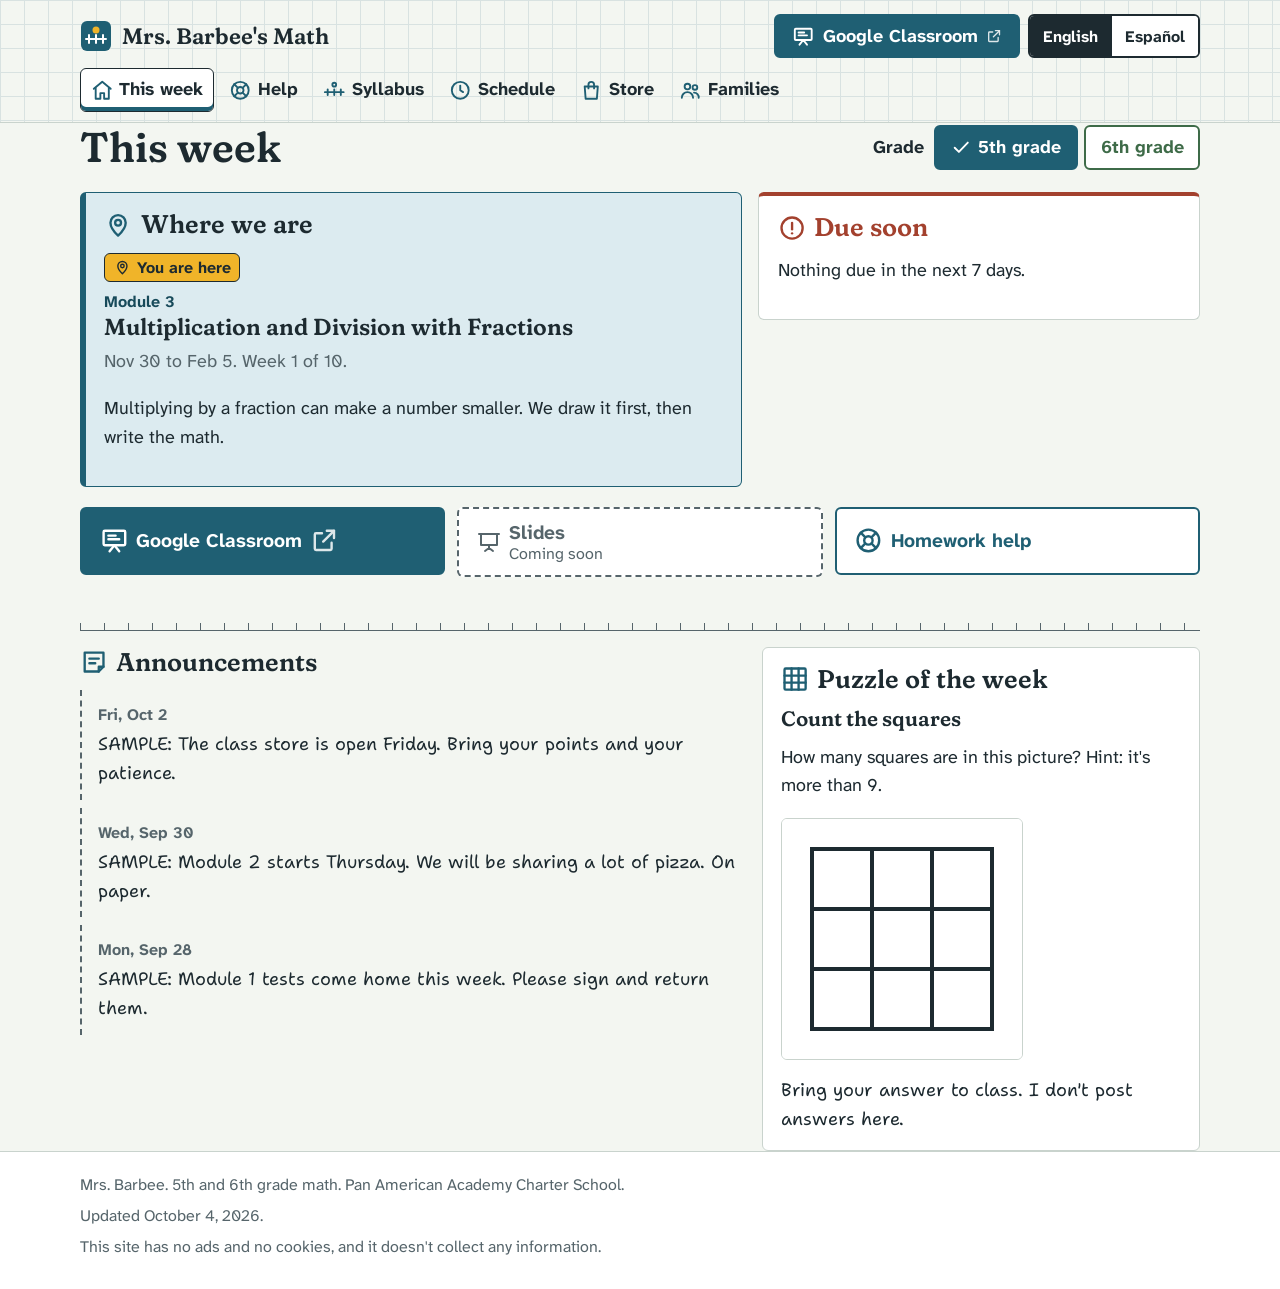
<file: index.html>
<!doctype html>
<html lang="en" data-fonts="A">
<head>
  <meta charset="utf-8">
  <meta name="viewport" content="width=device-width, initial-scale=1">
  <meta name="robots" content="noindex, nofollow">
  <title>Mrs. Barbee's Math</title>
  <meta name="description" content="Mrs. Barbee's 5th and 6th grade math classes at Pan American Academy Charter School. Matemáticas de 5.º y 6.º grado.">
  <meta name="theme-color" content="#1F5F73">
  <link rel="icon" href="favicon.svg" type="image/svg+xml">
  <link rel="preconnect" href="https://fonts.googleapis.com">
  <link rel="preconnect" href="https://fonts.gstatic.com" crossorigin>
  <link id="font-link" rel="stylesheet" href="https://fonts.googleapis.com/css2?family=Atkinson+Hyperlegible+Next:wght@400;700&family=Fraunces:opsz,wght,SOFT@9..144,500..700,0..100&family=Shantell+Sans:wght@400;600&display=swap">
  <link rel="stylesheet" href="styles.css">
  <script src="content.js" defer></script>
  <script src="app.js" defer></script>
</head>
<body data-grade="5">
  <a class="skip-link" href="#main" id="skip-link">Skip to main content</a>

  <header class="site-header">
    <div class="wrap header-top">
      <a class="site-name" href="#home" id="site-name">
        <svg class="site-mark" aria-hidden="true" focusable="false" viewBox="0 0 32 32"><rect x="1" y="1" width="30" height="30" rx="6" fill="#1F5F73"/><path d="M6 19h20M9 15v8M16 15v8M23 15v8" stroke="#fff" stroke-width="2" stroke-linecap="round"/><circle cx="16" cy="10" r="3.5" fill="#F0B429"/></svg>
        <span id="site-name-text">Mrs. Barbee's Math</span>
      </a>
      <div class="header-actions">
        <div id="classroom-slot"></div>
        <div class="lang-toggle" role="group" aria-label="Language" id="lang-group">
          <button type="button" data-lang="en" lang="en" aria-pressed="true">English</button>
          <button type="button" data-lang="es" lang="es" aria-pressed="false">Español</button>
        </div>
      </div>
    </div>
    <nav class="wrap site-nav" aria-label="Main" id="site-nav">
      <ul id="nav-list"></ul>
    </nav>
  </header>

  <main id="main" class="wrap" tabindex="-1">
    <noscript>
      <h1>Mrs. Barbee's Math</h1>
      <p>This site needs JavaScript. Please turn it on, or ask your teacher for a paper copy.</p>
      <p lang="es">Este sitio necesita JavaScript. Actívelo o pida una copia en papel.</p>
    </noscript>
  </main>

  <footer class="site-footer" id="site-footer"></footer>
</body>
</html>
</file>
<file: styles.css>
/*
  styles.css
  Colors: the "Wissahickon" palette.
  Fonts: three pairings. Pick one in content.js (site.fontPairing).
*/

/* ---------- Palette ---------- */
:root {
  --ink: #1D2A30;
  --mist: #F3F6F1;
  --white: #FFFFFF;
  --creek: #1F5F73;
  --creek-dark: #174A5A;
  --moss: #3E6B48;
  --moss-dark: #30543A;
  --schist: #56656B;
  --sun: #F0B429;
  --brick: #A3412E;
  --sky: #DCEBF0;
  --fern: #DCEADF;
  --rule: #C9D3CD;

  --grade: var(--creek);
  --grade-dark: var(--creek-dark);
  --grade-tint: var(--sky);

  --radius: 6px;
  --measure: 68ch;
  --gutter: 16px;
}
body[data-grade="6"] {
  --grade: var(--moss);
  --grade-dark: var(--moss-dark);
  --grade-tint: var(--fern);
}

/* ---------- Font pairings ---------- */
/* A: Fraunces (soft) + Atkinson Hyperlegible Next + Shantell Sans */
:root,
[data-fonts="A"] {
  --font-head: "Fraunces", Georgia, serif;
  --head-settings: "SOFT" 100, "WONK" 0;
  --font-body: "Atkinson Hyperlegible Next", "Atkinson Hyperlegible", Verdana, sans-serif;
  --font-note: "Shantell Sans", "Segoe Print", cursive;
}
/* B: Bricolage Grotesque + Lexend */
[data-fonts="B"] {
  --font-head: "Bricolage Grotesque", Georgia, sans-serif;
  --head-settings: normal;
  --font-body: "Lexend", Verdana, sans-serif;
}
/* C: Recursive (casual) + Atkinson Hyperlegible Next */
[data-fonts="C"] {
  --font-head: "Recursive", Georgia, sans-serif;
  --head-settings: "CASL" 1;
  --font-body: "Atkinson Hyperlegible Next", "Atkinson Hyperlegible", Verdana, sans-serif;
}

/* ---------- Base ---------- */
*, *::before, *::after { box-sizing: border-box; }
html { -webkit-text-size-adjust: 100%; text-size-adjust: 100%; }
body {
  margin: 0;
  background: var(--mist);
  color: var(--ink);
  font-family: var(--font-body);
  font-size: 1.125rem;
  line-height: 1.6;
  overflow-wrap: break-word;
}
h1, h2, h3, h4, h5 {
  font-family: var(--font-head);
  font-variation-settings: var(--head-settings);
  font-weight: 600;
  line-height: 1.2;
  margin: 1.6em 0 0.5em;
  max-width: var(--measure);
}
h1 { font-size: clamp(2rem, 1.6rem + 1.6vw, 2.6rem); margin: 0; }
h2 { font-size: 1.6rem; display: flex; align-items: center; gap: 0.5rem; }
h3 { font-size: 1.3rem; }
h4, h5 { font-size: 1.125rem; font-family: var(--font-body); font-weight: 700; }
h2 .icon { width: 1.1em; height: 1.1em; color: var(--grade); }
p, li, dd, dt { max-width: var(--measure); }
p { margin: 0 0 1em; }
a { color: var(--creek); text-decoration-thickness: 1px; text-underline-offset: 0.18em; }
a:hover { text-decoration-thickness: 2px; }
img { max-width: 100%; height: auto; }
.num, input, table { font-family: var(--font-body); font-variant-numeric: tabular-nums; }

:focus-visible { outline: 3px solid var(--ink); outline-offset: 2px; }
:focus:not(:focus-visible) { outline: none; }
[tabindex="-1"]:focus { outline: 3px solid var(--ink); outline-offset: 2px; }
#main:focus { outline: none; }

.sr-only {
  position: absolute !important; width: 1px; height: 1px; padding: 0; margin: -1px;
  overflow: hidden; clip: rect(0 0 0 0); white-space: nowrap; border: 0;
}
.wrap { width: 100%; max-width: 72rem; margin: 0 auto; padding: 0 var(--gutter); }
.icon { width: 1.25em; height: 1.25em; flex: none; vertical-align: -0.2em; }
.icon-ext { width: 0.9em; height: 0.9em; opacity: 0.85; }
.meta { color: var(--schist); }
.lead { font-size: 1.2rem; }
.nowrap { white-space: nowrap; }
.print-only { display: none; }
[hidden] { display: none !important; }

/* Skip link */
.skip-link {
  position: absolute; left: var(--gutter); top: -100px; z-index: 10;
  background: var(--ink); color: var(--white); padding: 0.6rem 1rem; border-radius: var(--radius);
  text-decoration: none; font-weight: 700;
}
.skip-link:focus { top: 0.5rem; }

/* ---------- Header (with faint graph paper) ---------- */
.site-header {
  background-color: var(--mist);
  background-image: url("data:image/svg+xml,%3Csvg xmlns='http://www.w3.org/2000/svg' width='24' height='24'%3E%3Cpath d='M24 .5H.5V24' fill='none' stroke='%231F5F73' stroke-opacity='.13'/%3E%3C/svg%3E");
  border-bottom: 1px solid var(--rule);
}
.header-top {
  display: flex; flex-wrap: wrap; align-items: center; justify-content: space-between;
  gap: 0.75rem 1rem; padding-top: 0.9rem; padding-bottom: 0.6rem;
}
.site-name {
  display: inline-flex; align-items: center; gap: 0.6rem; min-height: 44px;
  color: var(--ink); text-decoration: none;
  font-family: var(--font-head); font-variation-settings: var(--head-settings);
  font-size: 1.4rem; font-weight: 600; line-height: 1.15;
}
.site-mark { width: 2rem; height: 2rem; flex: none; }
.header-actions { display: flex; flex-wrap: wrap; align-items: center; gap: 0.5rem; }

.lang-toggle { display: inline-flex; border: 2px solid var(--ink); border-radius: var(--radius); overflow: hidden; background: var(--white); }
.lang-toggle button {
  font: inherit; font-size: 1rem; font-weight: 700; min-height: 40px; min-width: 44px;
  padding: 0.3rem 0.8rem; border: 0; background: var(--white); color: var(--ink); cursor: pointer;
}
.lang-toggle button + button { border-left: 2px solid var(--ink); }
.lang-toggle button[aria-pressed="true"] { background: var(--ink); color: var(--white); }
.lang-toggle button:focus-visible { outline-offset: -5px; outline-color: var(--sun); }

.site-nav { padding-bottom: 0.6rem; }
.site-nav ul {
  list-style: none; margin: 0; padding: 0;
  display: grid; grid-template-columns: repeat(3, minmax(0, 1fr)); gap: 0.25rem;
}
.site-nav a {
  display: flex; align-items: center; gap: 0.4rem; min-height: 44px; height: 100%;
  padding: 0.4rem 0.6rem; border: 1px solid transparent; border-radius: var(--radius);
  color: var(--ink); text-decoration: none; font-weight: 700; line-height: 1.2;
}
.site-nav a:hover { background: var(--white); border-color: var(--rule); }
.site-nav a[aria-current="page"] {
  background: var(--white); border-color: var(--ink);
  box-shadow: inset 0 -4px 0 var(--grade);
}
.site-nav .icon { color: var(--grade); }
@media (max-width: 51.99em) {
  .site-nav a { flex-direction: column; justify-content: center; gap: 0.15rem; padding: 0.35rem 0.25rem; text-align: center; font-size: 1rem; }
}
@media (min-width: 52em) {
  .site-nav ul { display: flex; flex-wrap: wrap; gap: 0.25rem; }
}

/* ---------- Buttons and links ---------- */
.btn {
  display: inline-flex; align-items: center; gap: 0.5rem;
  min-height: 44px; padding: 0.5rem 1rem;
  border: 2px solid var(--creek); border-radius: var(--radius);
  background: var(--white); color: var(--creek);
  font: inherit; font-weight: 700; line-height: 1.2; text-decoration: none; cursor: pointer;
  transition: background-color 120ms ease;
}
.btn:hover { background: var(--sky); }
.btn-primary { background: var(--creek); color: var(--white); }
.btn-primary:hover { background: var(--creek-dark); }
.soon { display: inline-flex; align-items: center; gap: 0.5rem; color: var(--schist); }
.soon-btn {
  min-height: 44px; padding: 0.45rem 1rem; border: 2px dashed var(--schist);
  border-radius: var(--radius); background: var(--white); font-weight: 700; line-height: 1.2;
}
.soon-label { display: block; font-weight: 400; font-size: 1rem; }
.soon > span:not(.soon-label) { display: flex; flex-direction: column; }
p.soon { display: flex; }

.link-row, .tool-list, .big-links { list-style: none; margin: 1rem 0; padding: 0; display: flex; flex-wrap: wrap; gap: 0.6rem; }
.link-row li, .tool-list li, .big-links li { max-width: none; }

/* Tags: always icon + word, never color alone */
.tag {
  display: inline-flex; align-items: center; gap: 0.35rem;
  padding: 0.1rem 0.55rem; border: 1px solid var(--ink); border-radius: var(--radius);
  font-size: 1rem; font-weight: 700; line-height: 1.5; vertical-align: middle;
}
.tag .icon { width: 1.05em; height: 1.05em; }
.tag-here { background: var(--sun); color: var(--ink); }
.tag-now { background: var(--white); color: var(--ink); }
p.tag { margin: 0 0 0.6rem; }

/* Tick-mark divider */
.ticks {
  height: 14px; margin: 2.5rem 0 1rem;
  background: url("data:image/svg+xml,%3Csvg xmlns='http://www.w3.org/2000/svg' width='24' height='14'%3E%3Cpath d='M0 13.5h24M.5 6v8' stroke='%2356656B' fill='none'/%3E%3C/svg%3E") repeat-x left bottom;
}

/* ---------- Page header + grade switch ---------- */
main { padding-top: 1.5rem; padding-bottom: 3rem; }
.page-head { display: flex; flex-wrap: wrap; align-items: center; justify-content: space-between; gap: 1rem; margin-bottom: 1.25rem; }
.grade-switch { display: inline-flex; align-items: center; flex-wrap: wrap; gap: 0.4rem; }
.gs-label, .pick-label { font-weight: 700; margin: 0 0.25rem 0 0; }
.grade-btn {
  display: inline-flex; align-items: center; gap: 0.35rem;
  min-height: 44px; padding: 0.4rem 0.9rem; border-radius: var(--radius);
  font: inherit; font-weight: 700; cursor: pointer; background: var(--white);
}
.grade-btn-5 { border: 2px solid var(--creek); color: var(--creek); }
.grade-btn-6 { border: 2px solid var(--moss); color: var(--moss); }
.grade-btn-5[aria-pressed="true"] { background: var(--creek); color: var(--white); }
.grade-btn-6[aria-pressed="true"] { background: var(--moss); color: var(--white); }
.grade-btn[aria-pressed="false"]:hover { background: var(--mist); }

/* ---------- Panels ---------- */
.panel { background: var(--white); border: 1px solid var(--rule); border-radius: var(--radius); padding: 1rem 1.15rem; }
.panel > h2:first-child, .panel > h3:first-child { margin-top: 0; }
.grade-panel { background: var(--grade-tint); border: 1px solid var(--grade); border-left-width: 6px; }

/* ---------- Home ---------- */
.home-top { display: grid; gap: 1rem; }
@media (min-width: 56em) { .home-top { grid-template-columns: 3fr 2fr; align-items: start; } }
.where-title { font-family: var(--font-head); font-variation-settings: var(--head-settings); font-size: 1.45rem; line-height: 1.25; font-weight: 600; margin-bottom: 0.4rem; }
.where-num { display: block; font-family: var(--font-body); font-size: 1rem; font-weight: 700; color: var(--grade-dark); }
h2 .where-num, h3 .where-num, h4 .where-num { margin-bottom: 0.15rem; }
h2:has(.where-num) { display: block; }

.due { border-top: 4px solid var(--brick); }
.due-h, .due-h .icon { color: var(--brick); }
.due-list { list-style: none; margin: 0; padding: 0; }
.due-list li { padding: 0.6rem 0; border-top: 1px solid var(--rule); }
.due-list li:first-child { border-top: 0; padding-top: 0; }
.due-list p { margin: 0; }
.due-when strong { color: var(--brick); }
.kind { display: inline-flex; align-items: center; gap: 0.3rem; font-weight: 700; margin-right: 0.25rem; }

.big-links { display: grid; grid-template-columns: 1fr; gap: 0.75rem; margin: 1.25rem 0 0; }
@media (min-width: 40em) { .big-links { grid-template-columns: repeat(3, 1fr); } }
.btn-big, .big-links .soon-btn { width: 100%; min-height: 4.25rem; font-size: 1.2rem; padding: 0.75rem 1.1rem; }
.btn-big .icon { width: 1.5em; height: 1.5em; }

.home-bottom { display: grid; gap: 1.5rem; }
@media (min-width: 56em) { .home-bottom { grid-template-columns: 3fr 2fr; align-items: start; } }
.home-bottom > section > h2:first-child { margin-top: 0; }
.notes { list-style: none; margin: 0; padding: 0; }
.notes li { padding: 0.75rem 0 0.75rem 1rem; border-left: 2px dashed var(--schist); margin-bottom: 0.5rem; }
.note-date { margin: 0 0 0.15rem; color: var(--schist); font-size: 1rem; font-weight: 700; }
.note { font-family: var(--font-note); margin: 0; }
.puzzle h3 { margin-top: 0.5rem; }
.puzzle-img { display: block; max-height: 280px; width: auto; margin: 0.5rem 0 1rem; border: 1px solid var(--rule); border-radius: var(--radius); background: var(--white); }

/* ---------- Homework help ---------- */
.tools h2 { margin-top: 0; }
.module-pick { margin: 1.5rem 0 0.5rem; }
.module-pick ul, .filter ul { list-style: none; margin: 0.4rem 0 0; padding: 0; display: flex; flex-wrap: wrap; gap: 0.4rem; }
.chip {
  display: inline-flex; align-items: center; gap: 0.35rem; min-height: 44px; padding: 0.35rem 0.85rem;
  border: 2px solid var(--grade); border-radius: var(--radius); background: var(--white); color: var(--grade-dark);
  font: inherit; font-weight: 700; cursor: pointer;
}
.chip[aria-pressed="true"] { background: var(--grade); color: var(--white); }
.chip[aria-pressed="false"]:hover { background: var(--grade-tint); }
.help-module > h2 { margin-top: 1.25rem; }
.topic { background: var(--white); border: 1px solid var(--rule); border-radius: var(--radius); padding: 1rem 1.15rem; margin: 1.25rem 0; }
.grade-edge { border-left: 6px solid var(--grade); }
.topic h3 { margin-top: 0; }
.topic-letter { display: block; font-family: var(--font-body); font-size: 1rem; font-weight: 700; color: var(--grade-dark); }
.big-idea { font-size: 1.15rem; }
.vocab { list-style: none; margin: 0 0 1rem; padding: 0; display: grid; gap: 0.5rem; }
@media (min-width: 40em) { .vocab { grid-template-columns: repeat(auto-fill, minmax(15rem, 1fr)); } }
.vocab li { border: 1px solid var(--rule); border-radius: var(--radius); padding: 0.5rem 0.75rem; background: var(--grade-tint); }
.v-words { display: flex; flex-wrap: wrap; gap: 0 0.75rem; align-items: baseline; }
.v-term { font-weight: 700; }
.v-alt { color: var(--ink); font-style: italic; }
.v-ex { display: block; color: var(--schist); font-size: 1.05rem; }

details { margin: 0.75rem 0; border: 1px solid var(--rule); border-radius: var(--radius); background: var(--white); }
summary {
  min-height: 44px; padding: 0.55rem 0.9rem; cursor: pointer;
  font-weight: 700; color: var(--creek);
}
summary:hover { background: var(--mist); }
details[open] > summary { border-bottom: 1px solid var(--rule); }
.example-body, .stuck-steps { padding: 0.75rem 1rem 0.25rem; }
.stuck-steps { margin: 0; padding-left: 2.5rem; padding-bottom: 0.75rem; }
.stuck-steps li { margin-bottom: 0.25rem; }
.ex-problem { font-weight: 700; }
.ex-answer { background: var(--mist); padding: 0.4rem 0.7rem; border-radius: var(--radius); display: inline-block; }

/* ---------- Syllabus: the number line ---------- */
.year > h2 { margin-top: 0.5rem; }
.legend { list-style: none; margin: 0 0 1rem; padding: 0; display: flex; flex-wrap: wrap; gap: 0.5rem 1.25rem; }
.legend li { display: inline-flex; align-items: center; gap: 0.35rem; font-size: 1rem; font-weight: 700; }
.swatch { width: 1.1rem; height: 1.1rem; border-radius: 3px; border: 2px solid var(--grade); }
.swatch-past { background: var(--grade); }
.swatch-current { background: var(--sun); border-color: var(--ink); }
.swatch-future { background: var(--white); border-style: dashed; }

/* Phones: the line runs down the left side. */
.numline { list-style: none; margin: 0 0 1rem; padding: 0 0 0 1.75rem; position: relative; }
.numline::before { content: ""; position: absolute; left: 0.6rem; top: 0; bottom: 0; width: 3px; background: var(--ink); }
.seg { position: relative; margin: 0 0 0.6rem; max-width: none; }
.seg::before { content: ""; position: absolute; left: -1.5rem; top: 1.4rem; width: 1.2rem; height: 3px; background: var(--ink); }
.seg-btn {
  width: 100%; min-height: 44px; display: flex; flex-direction: column; align-items: flex-start; gap: 0.1rem;
  padding: 0.6rem 0.85rem; text-align: left; font: inherit; color: var(--ink); cursor: pointer;
  border: 2px solid var(--grade); border-radius: var(--radius); background: var(--white);
}
.seg-status { display: inline-flex; align-items: center; gap: 0.3rem; font-size: 1rem; font-weight: 700; }
.seg-name { font-weight: 700; }
.seg-title { line-height: 1.3; }
.seg-dates { font-size: 1rem; }
.seg-past .seg-btn { background: var(--grade); color: var(--white); }
.seg-current .seg-btn { background: var(--sun); color: var(--ink); border-color: var(--ink); }
.seg-future .seg-btn { border-style: dashed; }
.seg-future .seg-dates { color: var(--schist); }
.seg-btn[aria-expanded="true"] { box-shadow: 0 0 0 3px var(--white), 0 0 0 5px var(--ink); }
.seg-btn:hover { text-decoration: underline; }

/* Wide screens: the line runs left to right, each module as long as it lasts. */
@media (min-width: 62em) {
  .numline { display: flex; align-items: stretch; padding: 0 0 1.5rem; gap: 4px; }
  .numline::before { left: 0; right: 0; top: auto; bottom: 0.55rem; width: auto; height: 3px; }
  .seg { flex: var(--days) 1 0; min-width: 8.5rem; margin: 0; }
  .seg::before { left: 0; top: auto; bottom: -1.3rem; width: 3px; height: 1.1rem; }
  .seg:last-child::after { content: ""; position: absolute; right: 0; bottom: -1.3rem; width: 3px; height: 1.1rem; background: var(--ink); }
  .seg-btn { height: 100%; padding: 0.55rem 0.6rem; }
  .seg-title { font-size: 1rem; }
}
.module-panel { margin-top: 0.5rem; }
.module-panel h3 { margin-top: 0; }
.module-panel .vocab li { background: var(--white); }

.syllabus-text section > h2 { margin-top: 1.25rem; }
.plain-list { margin: 0 0 1rem; padding-left: 1.4rem; }
.plain-list li { margin-bottom: 0.35rem; }
.roomy li { margin-bottom: 0.7rem; }
.grading { list-style: none; margin: 0 0 1rem; padding: 0; max-width: 36rem; }
.grading li { display: flex; justify-content: space-between; gap: 1rem; padding: 0.5rem 0; border-bottom: 1px solid var(--rule); }
.pct { font-weight: 700; }

/* ---------- Schedule ---------- */
.nownext { background: var(--white); border: 2px solid var(--ink); border-radius: var(--radius); padding: 0.9rem 1.1rem; }
.nn-today { display: flex; align-items: center; gap: 0.5rem; margin: 0 0 0.5rem; color: var(--schist); font-weight: 700; }
.nn { margin: 0; display: grid; gap: 0.75rem; }
@media (min-width: 44em) { .nn { grid-template-columns: 1fr 1fr; } }
.nn > div { padding: 0.5rem 0.75rem; border-radius: var(--radius); background: var(--grade-tint); }
.nn dt { display: flex; align-items: center; gap: 0.35rem; font-weight: 700; color: var(--grade-dark); }
.nn dd { margin: 0; font-size: 1.2rem; }
.nn dd .tag { margin-top: 0.25rem; }

.pickers { display: flex; flex-wrap: wrap; gap: 1rem; margin-bottom: 1rem; }
.field label { display: block; font-weight: 700; margin-bottom: 0.25rem; }
select, input[type="number"] {
  font: inherit; color: var(--ink); background: var(--white);
  min-height: 44px; padding: 0.4rem 0.6rem; border: 2px solid var(--schist); border-radius: var(--radius);
  max-width: 100%;
}
select { min-width: 12rem; }

.table-wrap { max-width: 100%; overflow-x: auto; }
table { border-collapse: collapse; width: calc(100% - 1px); max-width: 44rem; background: var(--white); border: 1px solid var(--rule); }
caption { text-align: left; font-weight: 700; padding: 0.4rem 0; caption-side: top; }
th, td { text-align: left; vertical-align: top; padding: 0.5rem 0.5rem; border-bottom: 1px solid var(--rule); }
th { background: var(--mist); font-weight: 700; }
tr.is-math td { background: var(--grade-tint); font-weight: 700; }
tr.is-math .p-time { color: var(--ink); }
tr.is-math td:first-child { box-shadow: inset 6px 0 0 var(--sun); }
tr.is-now td { border-top: 2px solid var(--ink); border-bottom: 2px solid var(--ink); }
.bells { display: grid; gap: 1.25rem; }
@media (min-width: 62em) { .bells { grid-template-columns: repeat(3, 1fr); } }
.bell-table { font-size: 1rem; }
.p-name { display: block; font-weight: 700; }
.p-time { display: block; color: var(--schist); font-size: 1rem; font-weight: 400; }
.day-table .tag { margin-top: 0.25rem; }
.day-table td:last-child .tag { display: flex; width: fit-content; }
.dates { list-style: none; margin: 0 0 1rem; padding: 0; }
.dates li { display: flex; flex-wrap: wrap; gap: 0.15rem 1rem; padding: 0.5rem 0; border-bottom: 1px solid var(--rule); }
.dates li > span:last-child { display: inline-flex; align-items: baseline; gap: 0.3rem; }
.dates .icon { align-self: center; }
.date { font-weight: 700; min-width: 9.5rem; }

/* ---------- Store ---------- */
.store-controls { display: flex; flex-wrap: wrap; gap: 1rem 2rem; align-items: flex-end; }
.budget-row { display: flex; align-items: center; gap: 0.5rem; }
.budget input { width: 7rem; font-size: 1.25rem; font-weight: 700; }
.afford-status { min-height: 1.6em; margin: 0.75rem 0 0; font-weight: 700; }
.items { list-style: none; margin: 0; padding: 0; display: grid; gap: 0.9rem; grid-template-columns: repeat(auto-fill, minmax(min(100%, 13.5rem), 1fr)); }
.item {
  position: relative; display: flex; flex-direction: column;
  background: var(--white); border: 1px solid var(--rule); border-radius: var(--radius); padding: 0.8rem 0.9rem;
}
.item-img { margin: -0.8rem -0.9rem 0.6rem; border-bottom: 1px solid var(--rule); background: var(--mist); border-radius: var(--radius) var(--radius) 0 0; }
.item-img img { display: block; width: 100%; height: 150px; object-fit: contain; }
.item-name { margin: 0 0 0.25rem; font-size: 1.2rem; }
.item-price { display: flex; align-items: center; gap: 0.35rem; font-weight: 700; font-size: 1.15rem; margin: 0 0 0.25rem; }
.item-meta { display: flex; flex-wrap: wrap; gap: 0.25rem 0.75rem; margin: auto 0 0; font-size: 1rem; }
.cat { color: var(--schist); }
.stock { display: inline-flex; align-items: center; gap: 0.25rem; }
.stock-out { color: var(--brick); font-weight: 700; }
.item-afford { display: flex; align-items: center; gap: 0.3rem; margin: 0.5rem 0 0; font-size: 1rem; font-weight: 700; }
.item.can-get { border: 2px solid var(--ink); box-shadow: inset 0 5px 0 var(--sun); }
.item.can-get .item-afford { background: var(--sun); color: var(--ink); padding: 0.15rem 0.5rem; border-radius: var(--radius); align-self: flex-start; }
.item.cannot-get .item-afford { color: var(--schist); }
.store-info { display: grid; gap: 0 2rem; }
@media (min-width: 56em) { .store-info { grid-template-columns: repeat(3, 1fr); } }
.store-info h2 { font-size: 1.35rem; }

/* ---------- Families ---------- */
.families > section > h2 { margin-top: 1.75rem; }
.questions { margin-top: 1.75rem; }
.question-list { list-style: none; margin: 0; padding: 0; }
.question-list li { padding: 0.5rem 0; border-bottom: 1px dashed var(--grade); }
.question-list li:last-child { border-bottom: 0; }
.q-main { display: block; font-family: var(--font-head); font-variation-settings: var(--head-settings); font-size: 1.35rem; font-weight: 600; line-height: 1.3; }
.q-alt { display: block; color: var(--schist); }
.contact-list { list-style: none; padding: 0; margin: 0 0 1rem; }
.contact-list li { display: flex; flex-wrap: wrap; gap: 0.25rem 1rem; padding: 0.4rem 0; }
.c-label { display: inline-flex; align-items: center; gap: 0.35rem; font-weight: 700; min-width: 11rem; }
.contact-list a { min-height: 44px; display: inline-flex; align-items: center; }
.school-name { font-weight: 700; }
.info-list { margin: 0 0 1rem; }
.info-list > div { display: flex; flex-wrap: wrap; gap: 0 1rem; padding: 0.35rem 0; border-bottom: 1px solid var(--rule); max-width: 40rem; }
.info-list dt { font-weight: 700; min-width: 7rem; }
.info-list dd { margin: 0; }

/* ---------- Footer ---------- */
.site-footer { border-top: 1px solid var(--rule); background: var(--white); padding: 1.25rem 0 1.5rem; color: var(--schist); }
.site-footer p { margin: 0 0 0.35rem; font-size: 1rem; }

/* ---------- Motion ---------- */
@media (prefers-reduced-motion: reduce) {
  *, *::before, *::after { transition: none !important; animation: none !important; scroll-behavior: auto !important; }
}

/* ---------- Print: clean syllabus for families ---------- */
@media print {
  @page { margin: 1.6cm; }
  body { background: #fff; font-size: 11.5pt; line-height: 1.45; }
  .site-header, .site-footer, .skip-link, .no-print, .grade-switch, .link-row, .tools, details.stuck { display: none !important; }
  .print-only { display: block; }
  main { padding: 0; }
  .wrap { max-width: none; padding: 0; }
  h1 { font-size: 20pt; }
  h2 { font-size: 15pt; break-after: avoid; }
  h3, h4 { break-after: avoid; }
  .print-mod { border-top: 1px solid #999; padding-top: 0.4rem; margin-top: 0.6rem; break-inside: avoid; }
  .vocab { display: block; }
  .vocab li { background: none; border: 0; padding: 0; }
  .panel, .grade-panel, .topic { border: 1px solid #999; background: #fff; }
  .ticks { display: none; }
  a { color: var(--ink); }
  details { border: 0; }
  details > :not(summary) { display: block !important; }
}

/* Weekday specials inside the schedule table */
.week { list-style: none; margin: 0; padding: 0; }
.week li { padding: 0.25rem 0; border-bottom: 1px dashed var(--rule); max-width: none; }
.week li:last-child { border-bottom: 0; }
.wd { display: inline-block; min-width: 2.6rem; font-weight: 700; }
.week .p-time { margin-left: 2.6rem; }

/* School policies on the Families page */
.policies { margin: 0 0 1rem; }
.policies > div { padding: 0.6rem 0; border-bottom: 1px solid var(--rule); max-width: var(--measure); }
.policies dt { font-weight: 700; }
.policies dd { margin: 0; }

/* Lesson list inside a topic */
.lessons { list-style: none; margin: 0 0 1rem; padding: 0; }
.lessons li { display: grid; grid-template-columns: 6.5rem 1fr; gap: 0.25rem 0.75rem; padding: 0.4rem 0; border-bottom: 1px solid var(--rule); max-width: var(--measure); }
.lesson-n { font-weight: 700; color: var(--grade-dark); }
@media (max-width: 30em) { .lessons li { grid-template-columns: 1fr; gap: 0; } }
</file>
